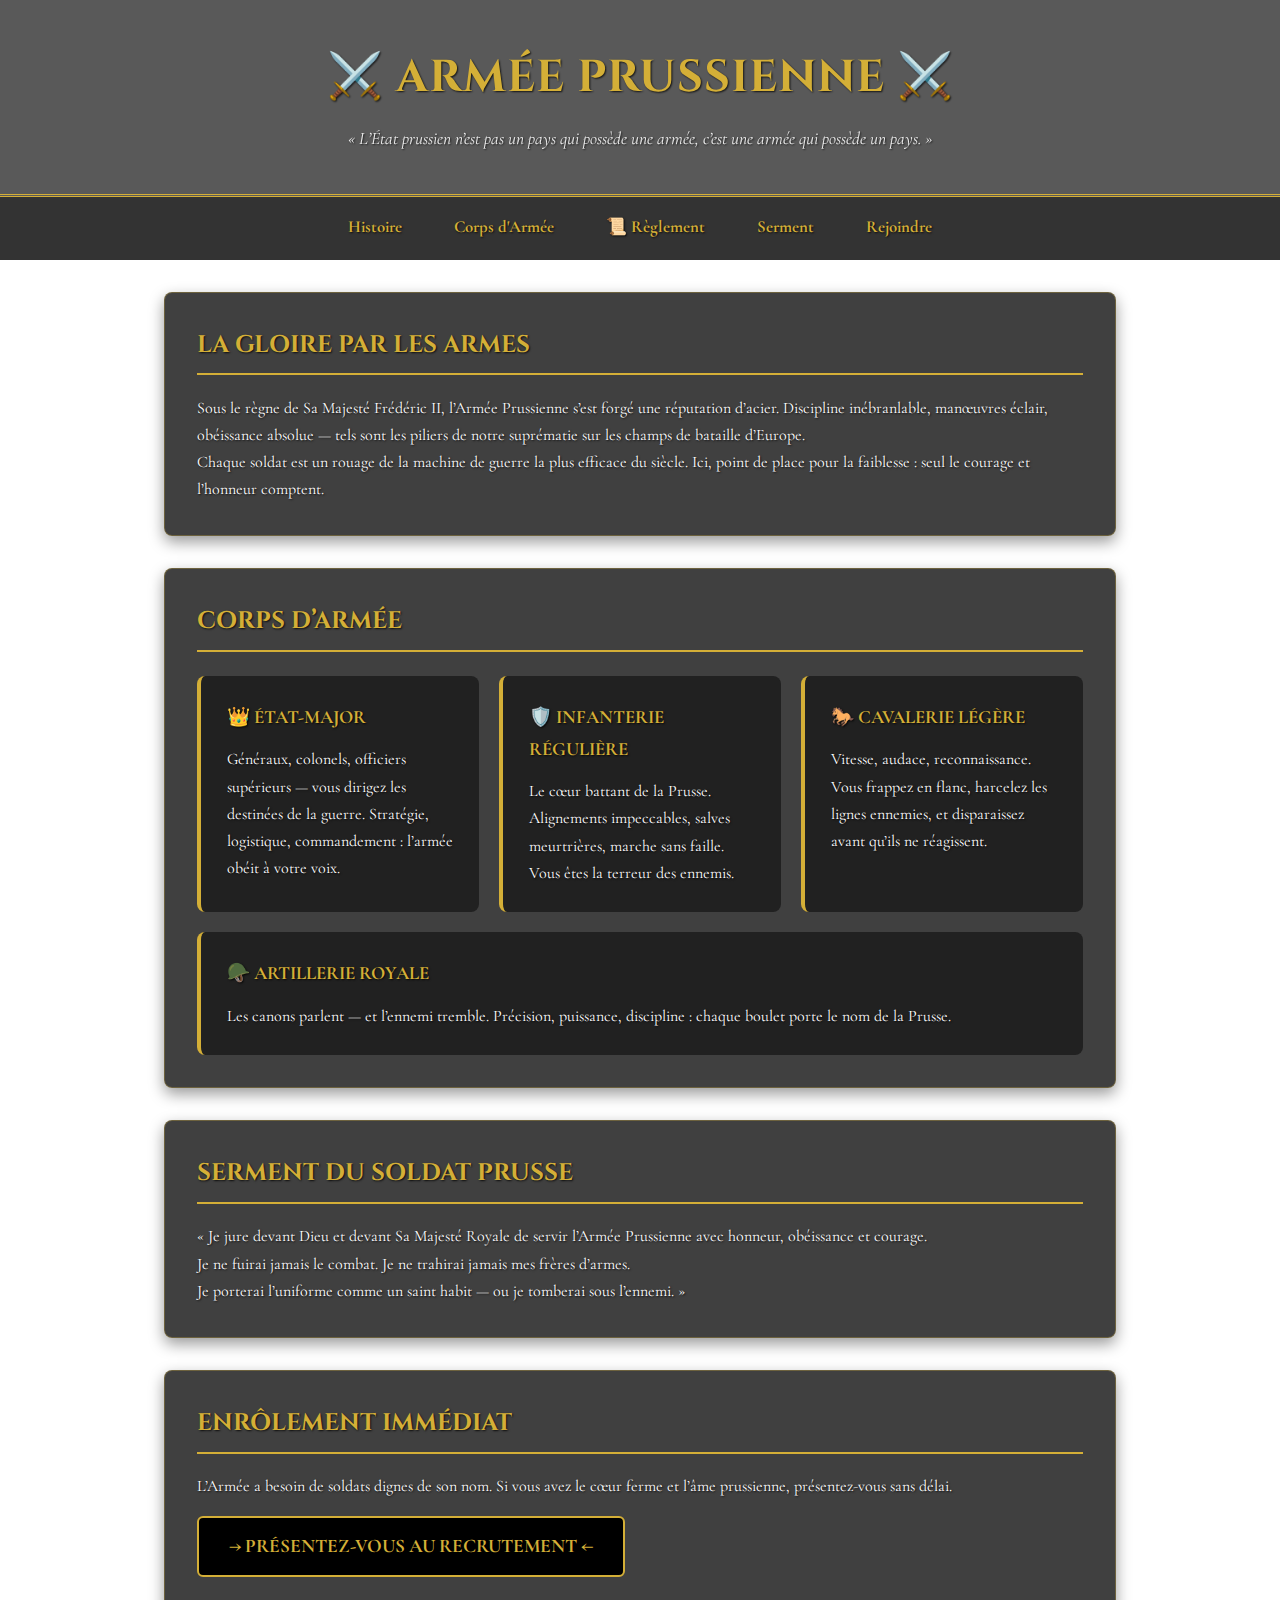
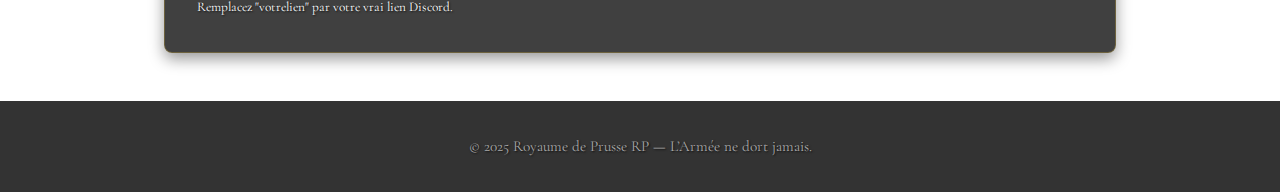
<file: index.html>
<!DOCTYPE html>
<html lang="fr">
<head>
    <meta charset="UTF-8">
    <meta name="viewport" content="width=device-width, initial-scale=1.0">
    <title>⚔️ Armée Prussienne — Royaume de Prusse RP</title>
    <link rel="stylesheet" href="style.css">
    <link href="https://fonts.googleapis.com/css2?family=Cinzel:wght@400;700&family=Cormorant+Garamond:ital,wght@0,400;0,600;1,400&display=swap" rel="stylesheet">
</head>
<body>
    <header>
        <h1>⚔️ ARMÉE PRUSSIENNE ⚔️</h1>
        <p><em>« L’État prussien n’est pas un pays qui possède une armée, c’est une armée qui possède un pays. »</em></p>
    </header>

    <nav>
        <a href="#histoire">Histoire</a>
        <a href="#corps">Corps d'Armée</a>
        <a href="reglement.html">📜 Règlement</a>
        <a href="#serment">Serment</a>
        <a href="#rejoindre">Rejoindre</a>
    </nav>

    <main>
        <section id="histoire">
            <h2>LA GLOIRE PAR LES ARMES</h2>
            <p>Sous le règne de Sa Majesté Frédéric II, l’Armée Prussienne s’est forgé une réputation d’acier. Discipline inébranlable, manœuvres éclair, obéissance absolue — tels sont les piliers de notre suprématie sur les champs de bataille d’Europe.</p>
            <p>Chaque soldat est un rouage de la machine de guerre la plus efficace du siècle. Ici, point de place pour la faiblesse : seul le courage et l’honneur comptent.</p>
        </section>

        <section id="corps">
            <h2>CORPS D’ARMÉE</h2>
            <div class="roles">
                <div class="role">
                    <h3>👑 ÉTAT-MAJOR</h3>
                    <p>Généraux, colonels, officiers supérieurs — vous dirigez les destinées de la guerre. Stratégie, logistique, commandement : l’armée obéit à votre voix.</p>
                </div>
                <div class="role">
                    <h3>🛡️ INFANTERIE RÉGULIÈRE</h3>
                    <p>Le cœur battant de la Prusse. Alignements impeccables, salves meurtrières, marche sans faille. Vous êtes la terreur des ennemis.</p>
                </div>
                <div class="role">
                    <h3>🐎 CAVALERIE LÉGÈRE</h3>
                    <p>Vitesse, audace, reconnaissance. Vous frappez en flanc, harcelez les lignes ennemies, et disparaissez avant qu’ils ne réagissent.</p>
                </div>
                <div class="role">
                    <h3>🪖 ARTILLERIE ROYALE</h3>
                    <p>Les canons parlent — et l’ennemi tremble. Précision, puissance, discipline : chaque boulet porte le nom de la Prusse.</p>
                </div>
            </div>
        </section>

        <section id="serment">
            <h2>SERMENT DU SOLDAT PRUSSE</h2>
            <p>« Je jure devant Dieu et devant Sa Majesté Royale de servir l’Armée Prussienne avec honneur, obéissance et courage.<br>
            Je ne fuirai jamais le combat. Je ne trahirai jamais mes frères d’armes.<br>
            Je porterai l’uniforme comme un saint habit — ou je tomberai sous l’ennemi. »</p>
        </section>

        <section id="rejoindre">
            <h2>ENRÔLEMENT IMMÉDIAT</h2>
            <p>L’Armée a besoin de soldats dignes de son nom. Si vous avez le cœur ferme et l’âme prussienne, présentez-vous sans délai.</p>
            <a href="https://discord.gg/bxcdnnYyMn" class="btn">→ PRÉSENTEZ-VOUS AU RECRUTEMENT ←</a>
            <p><small>Remplacez "votrelien" par votre vrai lien Discord.</small></p>
        </section>
    </main>

    <footer>
        <p>© 2025 Royaume de Prusse RP — L’Armée ne dort jamais.</p>
    </footer>
</body>
</html>
</file>
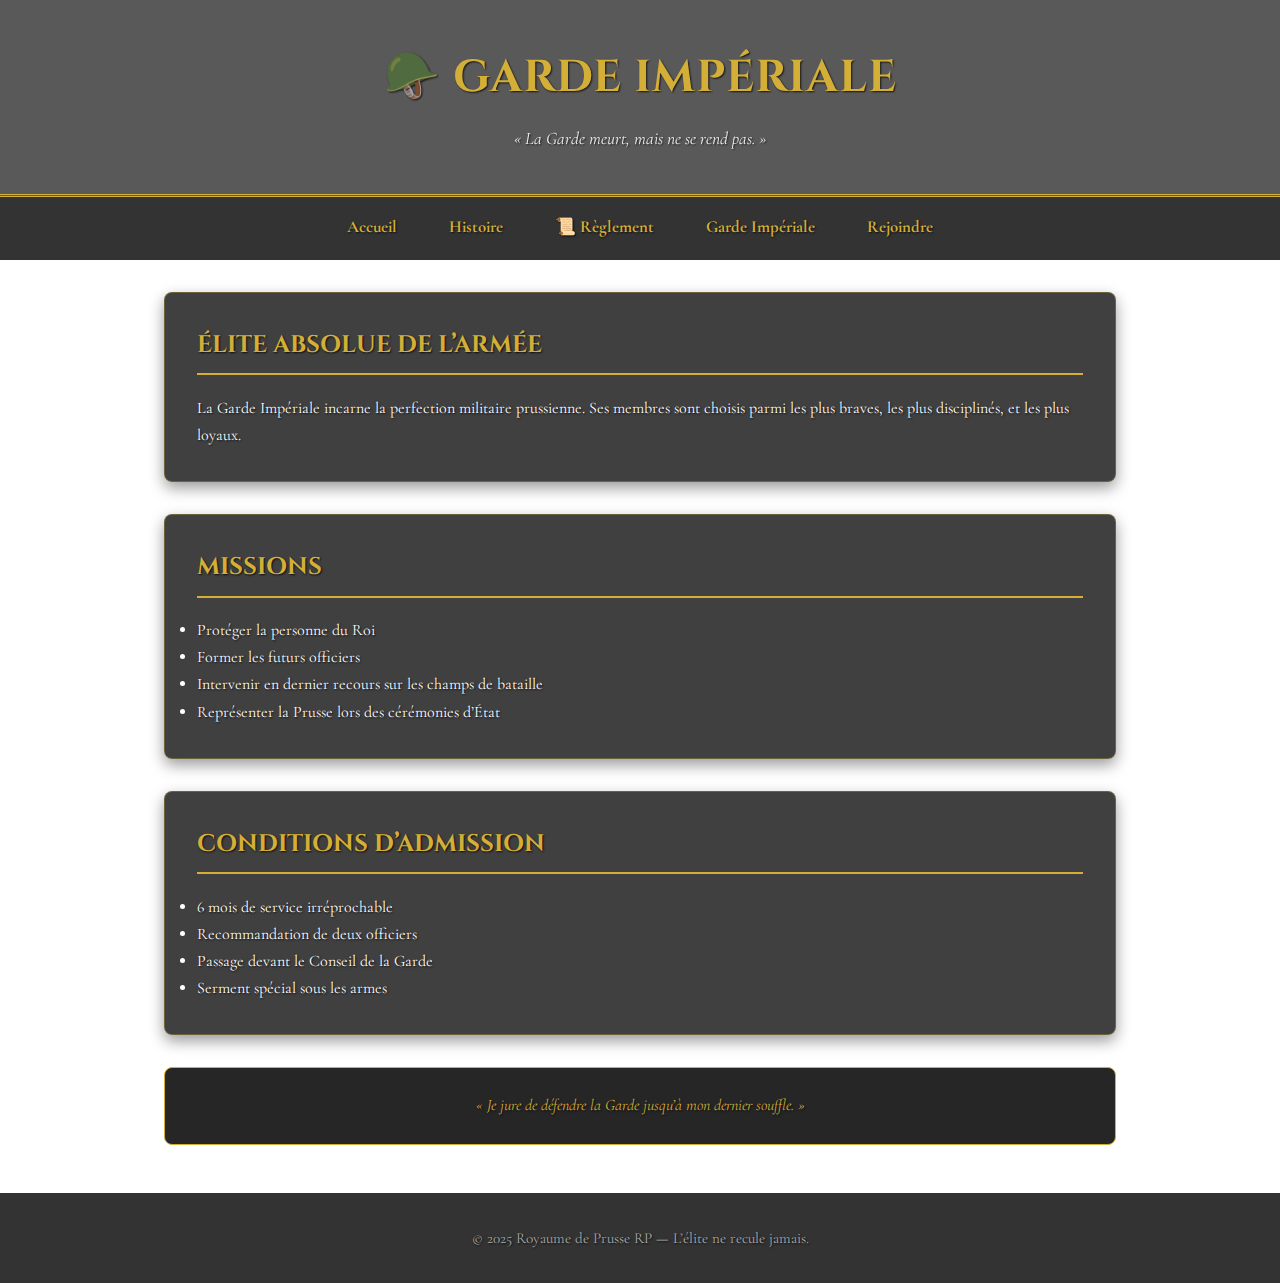
<file: garde.html>
<!DOCTYPE html>
<html lang="fr">
<head>
    <meta charset="UTF-8">
    <title>🪖 Garde Impériale — Royaume de Prusse</title>
    <link rel="stylesheet" href="style.css">
    <link href="https://fonts.googleapis.com/css2?family=Cinzel:wght@400;700&family=Cormorant+Garamond:ital,wght@0,400;0,600;1,400&display=swap" rel="stylesheet">
</head>
<body>
    <header>
        <h1>🪖 GARDE IMPÉRIALE</h1>
        <p><em>« La Garde meurt, mais ne se rend pas. »</em></p>
    </header>

    <nav>
        <a href="index.html">Accueil</a>
        <a href="histoire.html">Histoire</a>
        <a href="reglement.html">📜 Règlement</a>
        <a href="garde.html">Garde Impériale</a>
        <a href="recrutement.html">Rejoindre</a>
    </nav>

    <main>
        <section>
            <h2>ÉLITE ABSOLUE DE L’ARMÉE</h2>
            <p>La Garde Impériale incarne la perfection militaire prussienne. Ses membres sont choisis parmi les plus braves, les plus disciplinés, et les plus loyaux.</p>
        </section>

        <section>
            <h2>MISSIONS</h2>
            <ul>
                <li>Protéger la personne du Roi</li>
                <li>Former les futurs officiers</li>
                <li>Intervenir en dernier recours sur les champs de bataille</li>
                <li>Représenter la Prusse lors des cérémonies d’État</li>
            </ul>
        </section>

        <section>
            <h2>CONDITIONS D’ADMISSION</h2>
            <ul>
                <li>6 mois de service irréprochable</li>
                <li>Recommandation de deux officiers</li>
                <li>Passage devant le Conseil de la Garde</li>
                <li>Serment spécial sous les armes</li>
            </ul>
        </section>

        <div class="serment">
            <p>« Je jure de défendre la Garde jusqu’à mon dernier souffle. »</p>
        </div>
    </main>

    <footer>
        <p>© 2025 Royaume de Prusse RP — L’élite ne recule jamais.</p>
    </footer>
</body>
</html>
</file>
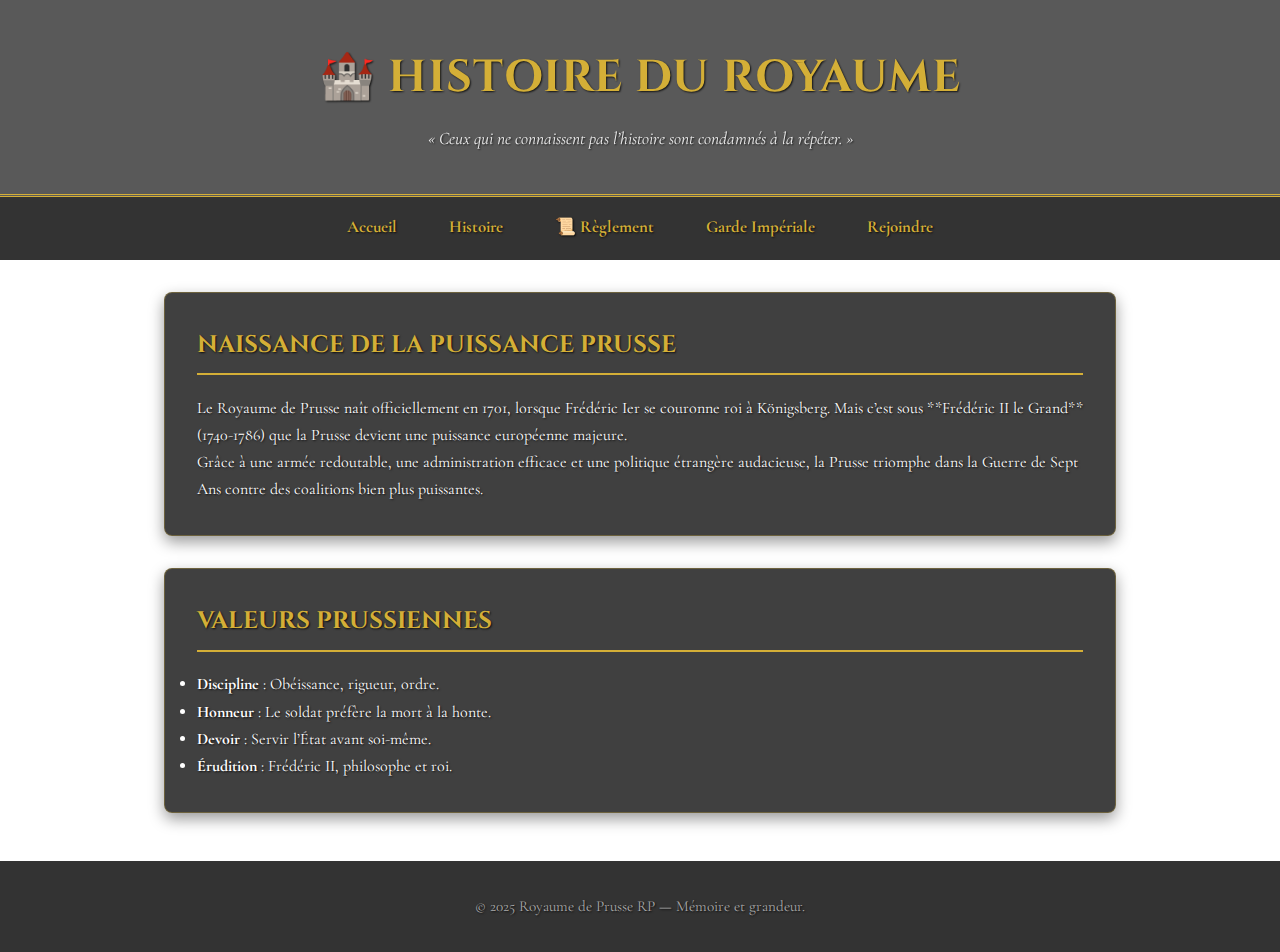
<file: histoire.html>
<!DOCTYPE html>
<html lang="fr">
<head>
    <meta charset="UTF-8">
    <title>🏰 Histoire — Royaume de Prusse</title>
    <link rel="stylesheet" href="style.css">
    <link href="https://fonts.googleapis.com/css2?family=Cinzel:wght@400;700&family=Cormorant+Garamond:ital,wght@0,400;0,600;1,400&display=swap" rel="stylesheet">
</head>
<body>
    <header>
        <h1>🏰 HISTOIRE DU ROYAUME</h1>
        <p><em>« Ceux qui ne connaissent pas l’histoire sont condamnés à la répéter. »</em></p>
    </header>

    <nav>
        <a href="index.html">Accueil</a>
        <a href="histoire.html">Histoire</a>
        <a href="reglement.html">📜 Règlement</a>
        <a href="garde.html">Garde Impériale</a>
        <a href="recrutement.html">Rejoindre</a>
    </nav>

    <main>
        <section>
            <h2>NAISSANCE DE LA PUISSANCE PRUSSE</h2>
            <p>Le Royaume de Prusse naît officiellement en 1701, lorsque Frédéric Ier se couronne roi à Königsberg. Mais c’est sous **Frédéric II le Grand** (1740-1786) que la Prusse devient une puissance européenne majeure.</p>
            <p>Grâce à une armée redoutable, une administration efficace et une politique étrangère audacieuse, la Prusse triomphe dans la Guerre de Sept Ans contre des coalitions bien plus puissantes.</p>
        </section>

        <section>
            <h2>VALEURS PRUSSIENNES</h2>
            <ul>
                <li><strong>Discipline</strong> : Obéissance, rigueur, ordre.</li>
                <li><strong>Honneur</strong> : Le soldat préfère la mort à la honte.</li>
                <li><strong>Devoir</strong> : Servir l’État avant soi-même.</li>
                <li><strong>Érudition</strong> : Frédéric II, philosophe et roi.</li>
            </ul>
        </section>
    </main>

    <footer>
        <p>© 2025 Royaume de Prusse RP — Mémoire et grandeur.</p>
    </footer>
</body>
</html>
</file>
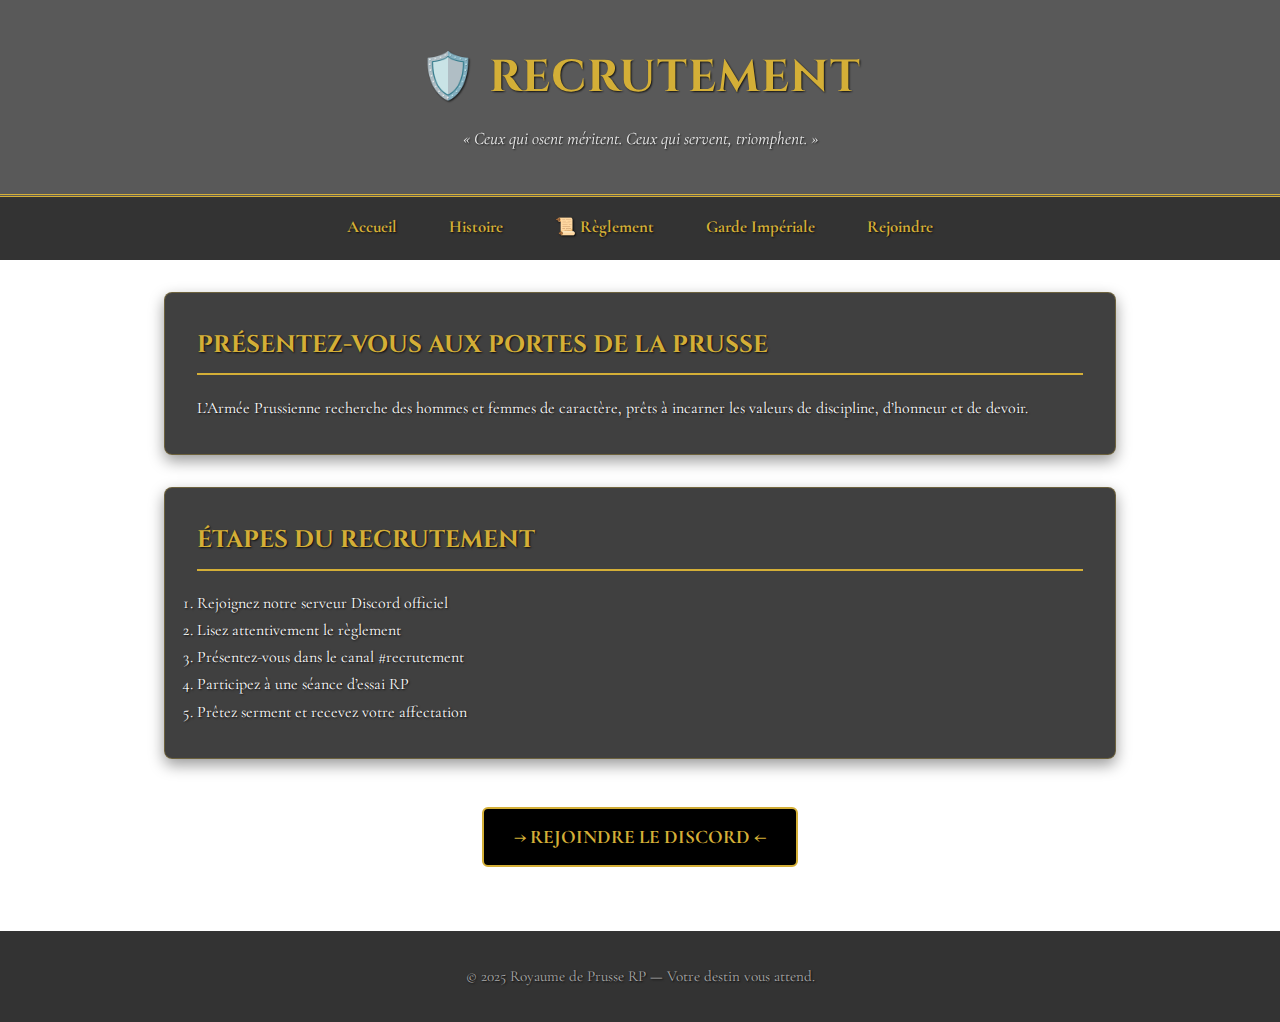
<file: recrutement.html>
<!DOCTYPE html>
<html lang="fr">
<head>
    <meta charset="UTF-8">
    <title>🛡️ Recrutement — Royaume de Prusse</title>
    <link rel="stylesheet" href="style.css">
    <link href="https://fonts.googleapis.com/css2?family=Cinzel:wght@400;700&family=Cormorant+Garamond:ital,wght@0,400;0,600;1,400&display=swap" rel="stylesheet">
</head>
<body>
    <header>
        <h1>🛡️ RECRUTEMENT</h1>
        <p><em>« Ceux qui osent méritent. Ceux qui servent, triomphent. »</em></p>
    </header>

    <nav>
        <a href="index.html">Accueil</a>
        <a href="histoire.html">Histoire</a>
        <a href="reglement.html">📜 Règlement</a>
        <a href="garde.html">Garde Impériale</a>
        <a href="recrutement.html">Rejoindre</a>
    </nav>

    <main>
        <section>
            <h2>PRÉSENTEZ-VOUS AUX PORTES DE LA PRUSSE</h2>
            <p>L’Armée Prussienne recherche des hommes et femmes de caractère, prêts à incarner les valeurs de discipline, d’honneur et de devoir.</p>
        </section>

        <section>
            <h2>ÉTAPES DU RECRUTEMENT</h2>
            <ol>
                <li>Rejoignez notre serveur Discord officiel</li>
                <li>Lisez attentivement le règlement</li>
                <li>Présentez-vous dans le canal #recrutement</li>
                <li>Participez à une séance d’essai RP</li>
                <li>Prêtez serment et recevez votre affectation</li>
            </ol>
        </section>

        <div style="text-align: center; margin: 2rem 0;">
            <a href="https://discord.gg/bxcdnnYyMn" class="btn">→ REJOINDRE LE DISCORD ←</a>
        </div>
    </main>

    <footer>
        <p>© 2025 Royaume de Prusse RP — Votre destin vous attend.</p>
    </footer>
</body>

</html>
</file>
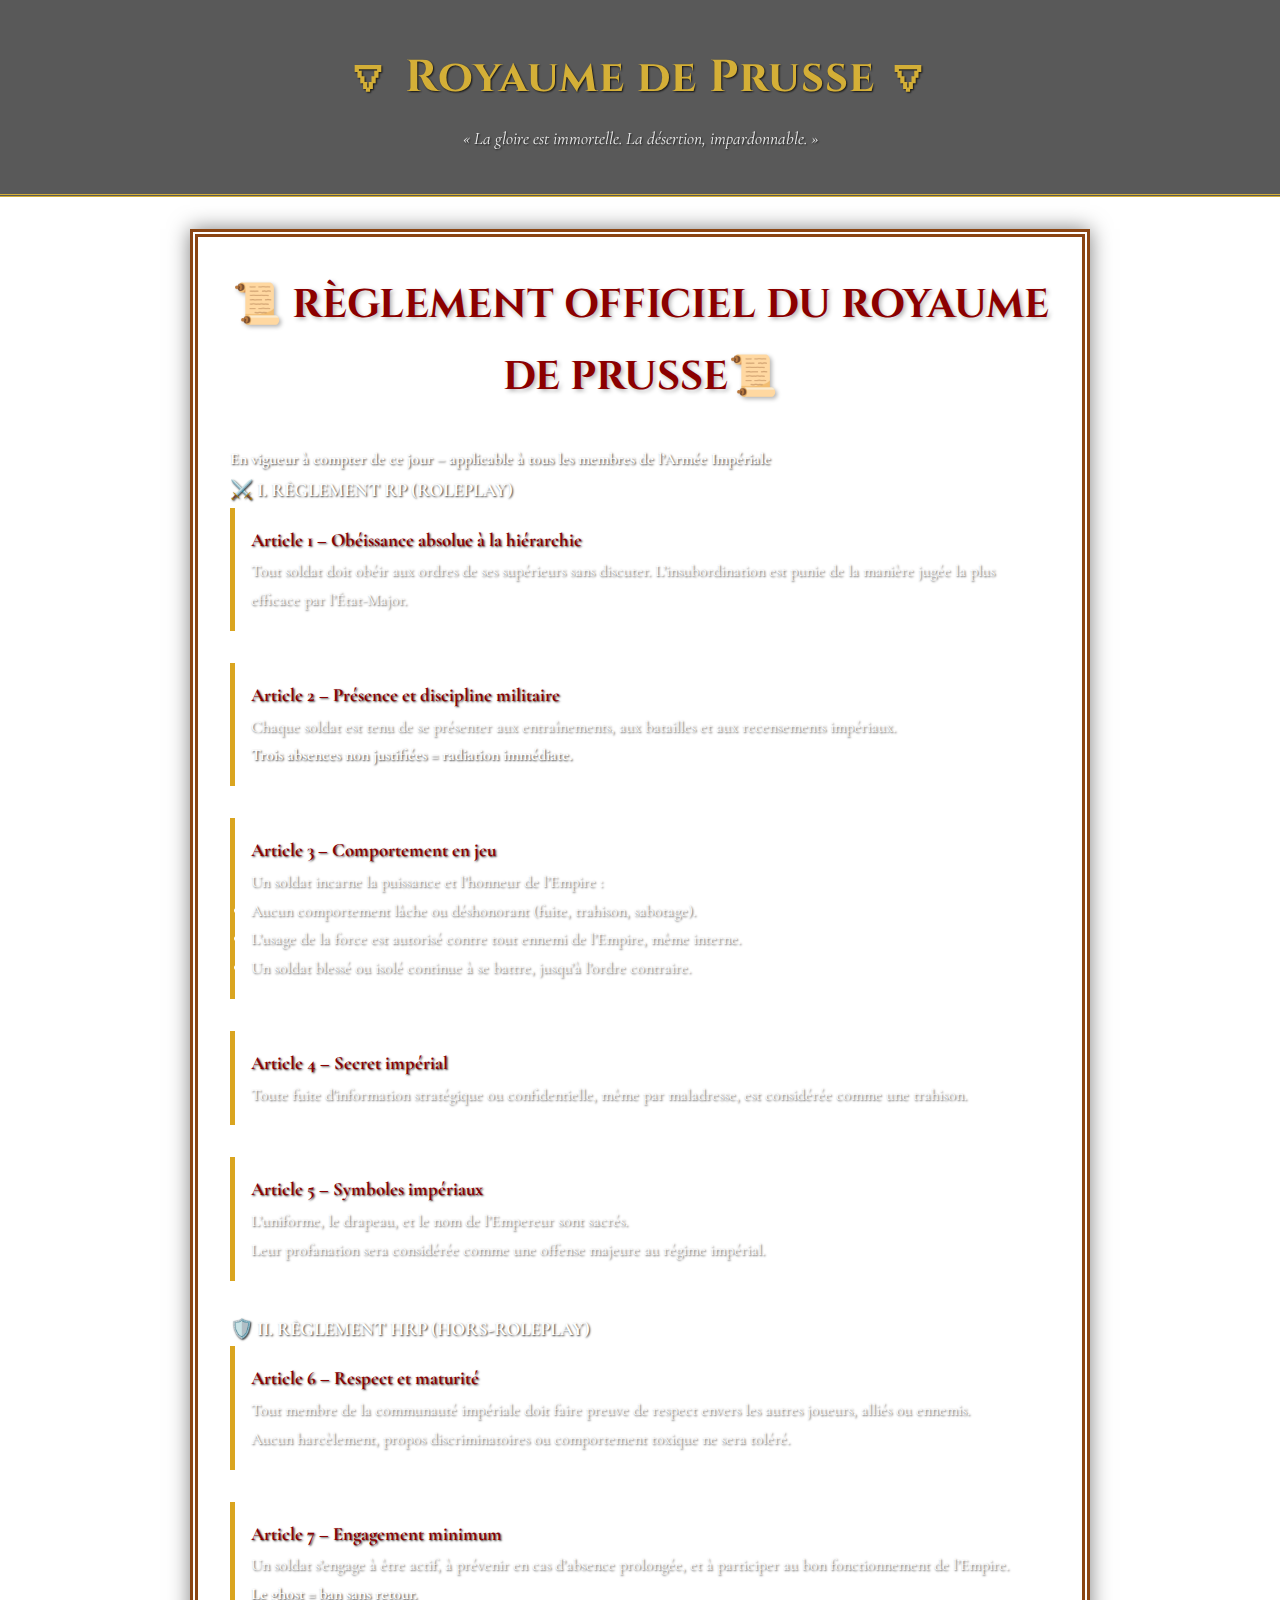
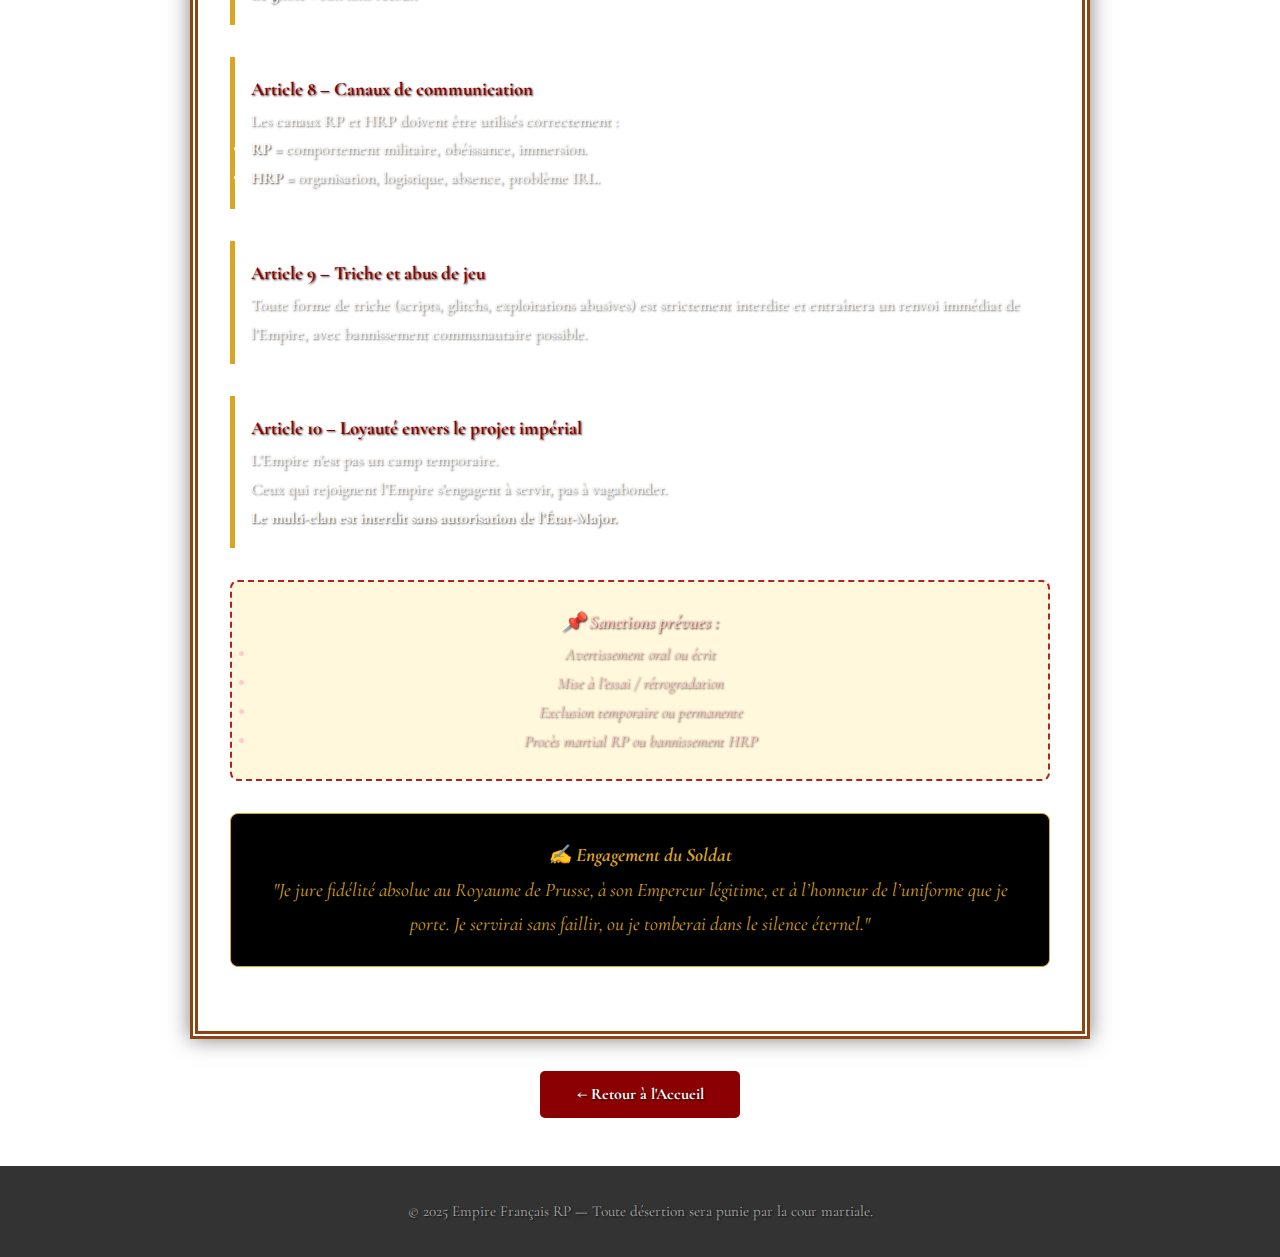
<file: reglement.html>
<!DOCTYPE html>
<html lang="fr">
<head>
    <meta charset="UTF-8">
    <title>📜 Règlement du Royaume de Prusse</title>
    <link rel="stylesheet" href="style.css">
    <link href="https://fonts.googleapis.com/css2?family=Cinzel:wght@400;700&family=Cormorant+Garamond:ital,wght@0,400;0,600;1,400&display=swap" rel="stylesheet">
    <style>
        .reglement-container {
            max-width: 900px;
            margin: 2rem auto;
            padding: 2rem;
            background: url('https://www.transparenttextures.com/patterns/old-paper.png');
            border: 8px double #8B4513;
            box-shadow: 0 0 20px rgba(0,0,0,0.5);
            font-family: 'Cormorant Garamond', serif;
            line-height: 1.8;
        }

        .reglement-title {
            text-align: center;
            font-family: 'Cinzel', serif;
            color: #8B0000;
            font-size: 2.5rem;
            margin-bottom: 2rem;
            text-shadow: 2px 2px 4px rgba(0,0,0,0.3);
        }

        .article {
            margin-bottom: 2rem;
            padding: 1rem;
            background: rgba(255,255,255,0.7);
            border-left: 5px solid #DAA520;
        }

        .article h3 {
            color: #8B0000;
            margin-top: 0;
        }

        .sanctions {
            background: #FFF8DC;
            padding: 1.5rem;
            border: 2px dashed #B22222;
            margin: 2rem 0;
        }

        .serment {
            font-style: italic;
            text-align: center;
            padding: 1.5rem;
            background: #000;
            color: #DAA520;
            font-size: 1.2rem;
            margin: 2rem 0;
            border: 1px solid #DAA520;
        }

        .back-btn {
            display: block;
            width: 200px;
            margin: 2rem auto;
            padding: 10px;
            background: #8B0000;
            color: white;
            text-align: center;
            text-decoration: none;
            border-radius: 5px;
            font-weight: bold;
        }

        .back-btn:hover {
            background: #A52A2A;
        }
    </style>
</head>
<body>
    <header>
        <h1>🜄 Royaume de Prusse 🜄</h1>
        <p><em>« La gloire est immortelle. La désertion, impardonnable. »</em></p>
    </header>

    <div class="reglement-container">
        <h2 class="reglement-title">📜 RÈGLEMENT OFFICIEL DU ROYAUME DE PRUSSE📜</h2>
        <p><strong>En vigueur à compter de ce jour – applicable à tous les membres de l’Armée Impériale</strong></p>

        <h3>⚔️ I. RÈGLEMENT RP (ROLEPLAY)</h3>

        <div class="article">
            <h3>Article 1 – Obéissance absolue à la hiérarchie</h3>
            <p>Tout soldat doit obéir aux ordres de ses supérieurs sans discuter. L’insubordination est punie de la manière jugée la plus efficace par l’État-Major.</p>
        </div>

        <div class="article">
            <h3>Article 2 – Présence et discipline militaire</h3>
            <p>Chaque soldat est tenu de se présenter aux entraînements, aux batailles et aux recensements impériaux.<br><strong>Trois absences non justifiées = radiation immédiate.</strong></p>
        </div>

        <div class="article">
            <h3>Article 3 – Comportement en jeu</h3>
            <p>Un soldat incarne la puissance et l’honneur de l’Empire :</p>
            <ul>
                <li>Aucun comportement lâche ou déshonorant (fuite, trahison, sabotage).</li>
                <li>L’usage de la force est autorisé contre tout ennemi de l’Empire, même interne.</li>
                <li>Un soldat blessé ou isolé continue à se battre, jusqu’à l’ordre contraire.</li>
            </ul>
        </div>

        <div class="article">
            <h3>Article 4 – Secret impérial</h3>
            <p>Toute fuite d'information stratégique ou confidentielle, même par maladresse, est considérée comme une trahison.</p>
        </div>

        <div class="article">
            <h3>Article 5 – Symboles impériaux</h3>
            <p>L’uniforme, le drapeau, et le nom de l’Empereur sont sacrés.<br>Leur profanation sera considérée comme une offense majeure au régime impérial.</p>
        </div>

        <h3>🛡️ II. RÈGLEMENT HRP (HORS-ROLEPLAY)</h3>

        <div class="article">
            <h3>Article 6 – Respect et maturité</h3>
            <p>Tout membre de la communauté impériale doit faire preuve de respect envers les autres joueurs, alliés ou ennemis.<br>Aucun harcèlement, propos discriminatoires ou comportement toxique ne sera toléré.</p>
        </div>

        <div class="article">
            <h3>Article 7 – Engagement minimum</h3>
            <p>Un soldat s’engage à être actif, à prévenir en cas d’absence prolongée, et à participer au bon fonctionnement de l’Empire.<br><strong>Le ghost = ban sans retour.</strong></p>
        </div>

        <div class="article">
            <h3>Article 8 – Canaux de communication</h3>
            <p>Les canaux RP et HRP doivent être utilisés correctement :</p>
            <ul>
                <li><strong>RP</strong> = comportement militaire, obéissance, immersion.</li>
                <li><strong>HRP</strong> = organisation, logistique, absence, problème IRL.</li>
            </ul>
        </div>

        <div class="article">
            <h3>Article 9 – Triche et abus de jeu</h3>
            <p>Toute forme de triche (scripts, glitchs, exploitations abusives) est strictement interdite et entraînera un renvoi immédiat de l’Empire, avec bannissement communautaire possible.</p>
        </div>

        <div class="article">
            <h3>Article 10 – Loyauté envers le projet impérial</h3>
            <p>L’Empire n’est pas un camp temporaire.<br>Ceux qui rejoignent l’Empire s’engagent à servir, pas à vagabonder.<br><strong>Le multi-clan est interdit sans autorisation de l’État-Major.</strong></p>
        </div>

        <div class="sanctions">
            <h3>📌 Sanctions prévues :</h3>
            <ul>
                <li>Avertissement oral ou écrit</li>
                <li>Mise à l’essai / rétrogradation</li>
                <li>Exclusion temporaire ou permanente</li>
                <li>Procès martial RP ou bannissement HRP</li>
            </ul>
        </div>

        <div class="serment">
            <p><strong>✍️ Engagement du Soldat</strong><br>
            "Je jure fidélité absolue au Royaume de Prusse, à son Empereur légitime, et à l’honneur de l’uniforme que je porte. Je servirai sans faillir, ou je tomberai dans le silence éternel."</p>
        </div>
    </div>

    <a href="index.html" class="back-btn">← Retour à l'Accueil</a>

    <footer>
        <p>© 2025 Empire Français RP — Toute désertion sera punie par la cour martiale.</p>
    </footer>
</body>
</html>
</file>
<file: style.css>
/* RESET & BASE */
* {
    margin: 0;
    padding: 0;
    box-sizing: border-box;
    text-shadow: 1px 1px 2px rgba(0,0,0,0.8);
}

/* 🇵🇷 FOND : DRAPEAU DE LA PRUSSE */
body {
    font-family: 'Cormorant Garamond', serif;
    color: white;
    line-height: 1.7;
    background-image: url('https://upload.wikimedia.org/wikipedia/commons/5/55/Flag_of_the_Kingdom_of_Prussia_%281701-1750%29.svg');
    background-size: cover;
    background-position: center;
    background-attachment: fixed;
    background-repeat: no-repeat;
    min-height: 100vh;
}

/* HEADER */
header {
    text-align: center;
    padding: 2.5rem 1rem;
    background: rgba(0, 0, 0, 0.65);
    backdrop-filter: blur(2px);
    border-bottom: 3px double #d4af37;
}

header h1 {
    font-family: 'Cinzel', serif;
    font-size: 2.8rem;
    color: #d4af37;
    letter-spacing: 1px;
}

header p {
    font-style: italic;
    margin-top: 0.5rem;
    color: #eee;
    font-size: 1.1rem;
}

/* NAVIGATION */
nav {
    background: rgba(0, 0, 0, 0.8);
    padding: 1rem;
    text-align: center;
    border-bottom: 2px solid #333;
}

nav a {
    color: #d4af37;
    text-decoration: none;
    margin: 0 12px;
    font-weight: bold;
    font-size: 1.05rem;
    padding: 6px 12px;
    border-radius: 4px;
    transition: all 0.2s;
}

nav a:hover {
    background: rgba(212, 175, 55, 0.2);
    transform: translateY(-1px);
}

/* CONTENU */
main {
    max-width: 1000px;
    margin: 2rem auto;
    padding: 0 1.5rem;
}

section {
    background: rgba(0, 0, 0, 0.75);
    margin: 2rem 0;
    padding: 2rem;
    border-radius: 8px;
    border: 1px solid rgba(212, 175, 55, 0.3);
    box-shadow: 0 6px 15px rgba(0,0,0,0.4);
}

section h2 {
    color: #d4af37;
    font-family: 'Cinzel', serif;
    margin-bottom: 1.2rem;
    padding-bottom: 0.5rem;
    border-bottom: 2px solid #d4af37;
}

/* RÔLES / GRILLE */
.roles {
    display: flex;
    flex-wrap: wrap;
    gap: 20px;
    justify-content: center;
    margin-top: 1.5rem;
}

.role {
    flex: 1 1 280px;
    background: rgba(20, 20, 20, 0.7);
    padding: 1.6rem;
    border-radius: 8px;
    border-left: 4px solid #d4af37;
}

.role h3 {
    color: #d4af37;
    margin-bottom: 0.8rem;
}

/* BOUTON */
.btn {
    display: inline-block;
    background: #000;
    color: #d4af37;
    padding: 12px 30px;
    text-decoration: none;
    font-weight: bold;
    font-size: 1.2rem;
    border: 2px solid #d4af37;
    border-radius: 6px;
    margin: 1rem 0;
    transition: all 0.3s;
}

.btn:hover {
    background: #d4af37;
    color: #000;
    transform: scale(1.05);
}

/* SERMENT / SANCTIONS */
.serment, .sanctions {
    background: rgba(0, 0, 0, 0.85);
    padding: 1.5rem;
    border-radius: 8px;
    margin: 1.8rem 0;
    text-align: center;
    font-style: italic;
    border: 1px solid #d4af37;
}

.serment {
    color: #d4af37;
}

.sanctions {
    color: #ffcccb;
    border-color: #8B0000;
}

/* FOOTER */
footer {
    text-align: center;
    padding: 2rem;
    background: rgba(0, 0, 0, 0.8);
    color: #aaa;
    font-size: 0.95rem;
    margin-top: 3rem;
    border-top: 1px solid #333;
}

/* RESPONSIVE */
@media (max-width: 768px) {
    header h1 { font-size: 2.2rem; }
    nav a { display: block; margin: 8px 0; }
    .roles { flex-direction: column; }

}
</file>
